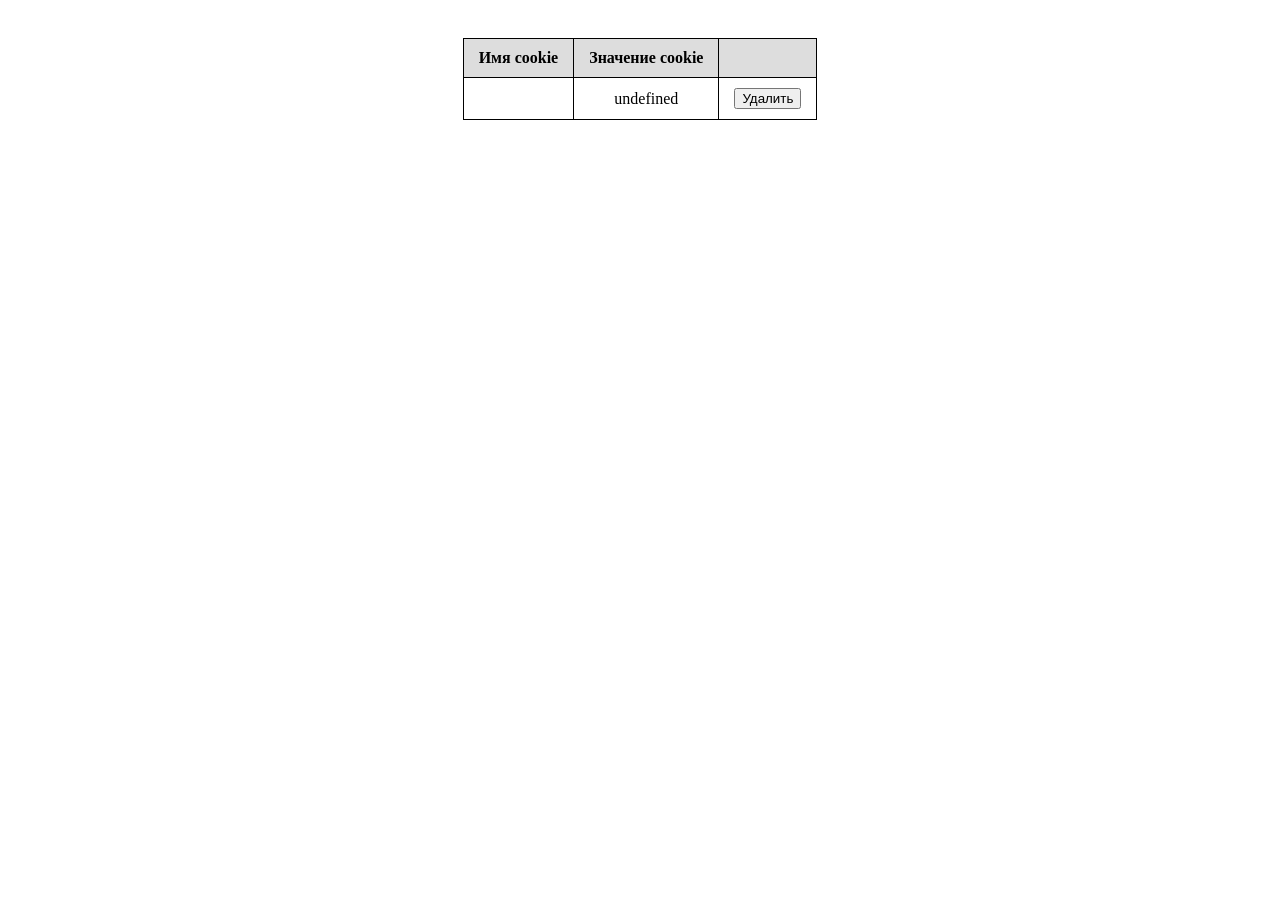
<file: homework8/homework8example1/index.html>
<!DOCTYPE html>
<html lang="en">
  <head>
    <meta charset="utf-8">
    <meta http-equiv="X-UA-Compatible" content="IE=edge">
    <meta name="viewport" content="width=device-width, initial-scale=1">
    <title>Name site</title>
    <link href="https://cdnjs.cloudflare.com/ajax/libs/handlebars.js/4.0.5/handlebars.min.js">
    <link rel="stylesheet" type="text/css" href="style.css">
  </head>
  <body>
    <table id="container">
      <tr>
        <th>Имя cookie</th>
        <th>Значение cookie</th>
        <th></th>
      </tr>
    </table>
    <script src="main10.js"></script>
   </body>
</html>
</file>
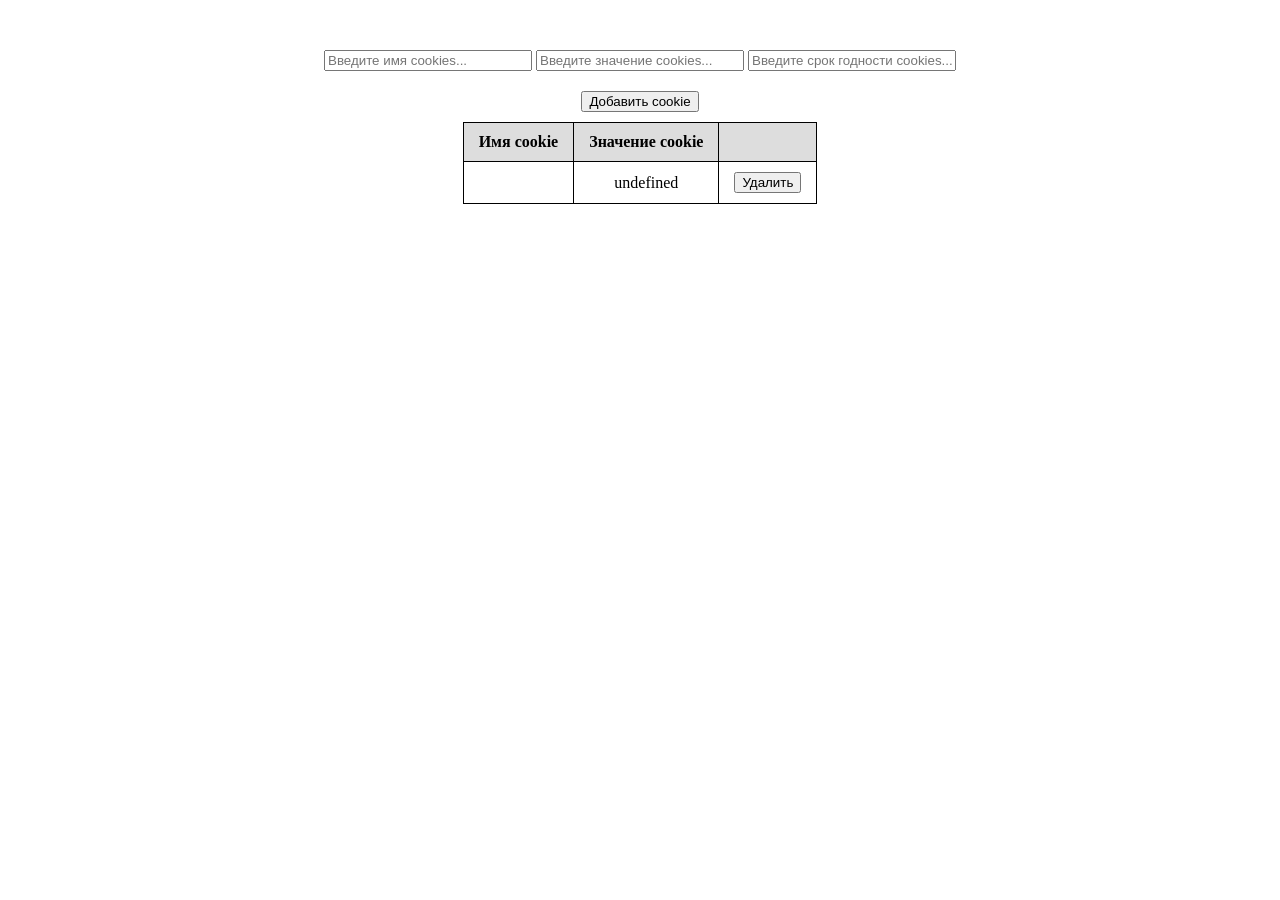
<file: homework8/homework8example2/index.html>
<!DOCTYPE html>
<html lang="en">
  <head>
    <meta charset="utf-8">
    <meta http-equiv="X-UA-Compatible" content="IE=edge">
    <meta name="viewport" content="width=device-width, initial-scale=1">
    <title>Name site</title>
    <link href="https://cdnjs.cloudflare.com/ajax/libs/handlebars.js/4.0.5/handlebars.min.js">
    <link rel="stylesheet" type="text/css" href="style.css">
  </head>
  <body>
    <form id="introduceForm">
      <input type="text" name="introduceCookies" placeholder="Введите имя cookies...">
      <input type="text" name="introduceCookies" placeholder="Введите значение cookies...">
      <input type="text" name="introduceCookies" placeholder="Введите срок годности cookies..." id="numberField">
      <input type="button" name="addBtn" value="Добавить cookie" id="addCookies">
    </form>
    <table id="container">
      <tr>
        <th>Имя cookie</th>
        <th>Значение cookie</th>
        <th></th>
      </tr>
    </table>
    <script src="main10.js"></script>
   </body>
</html>
</file>
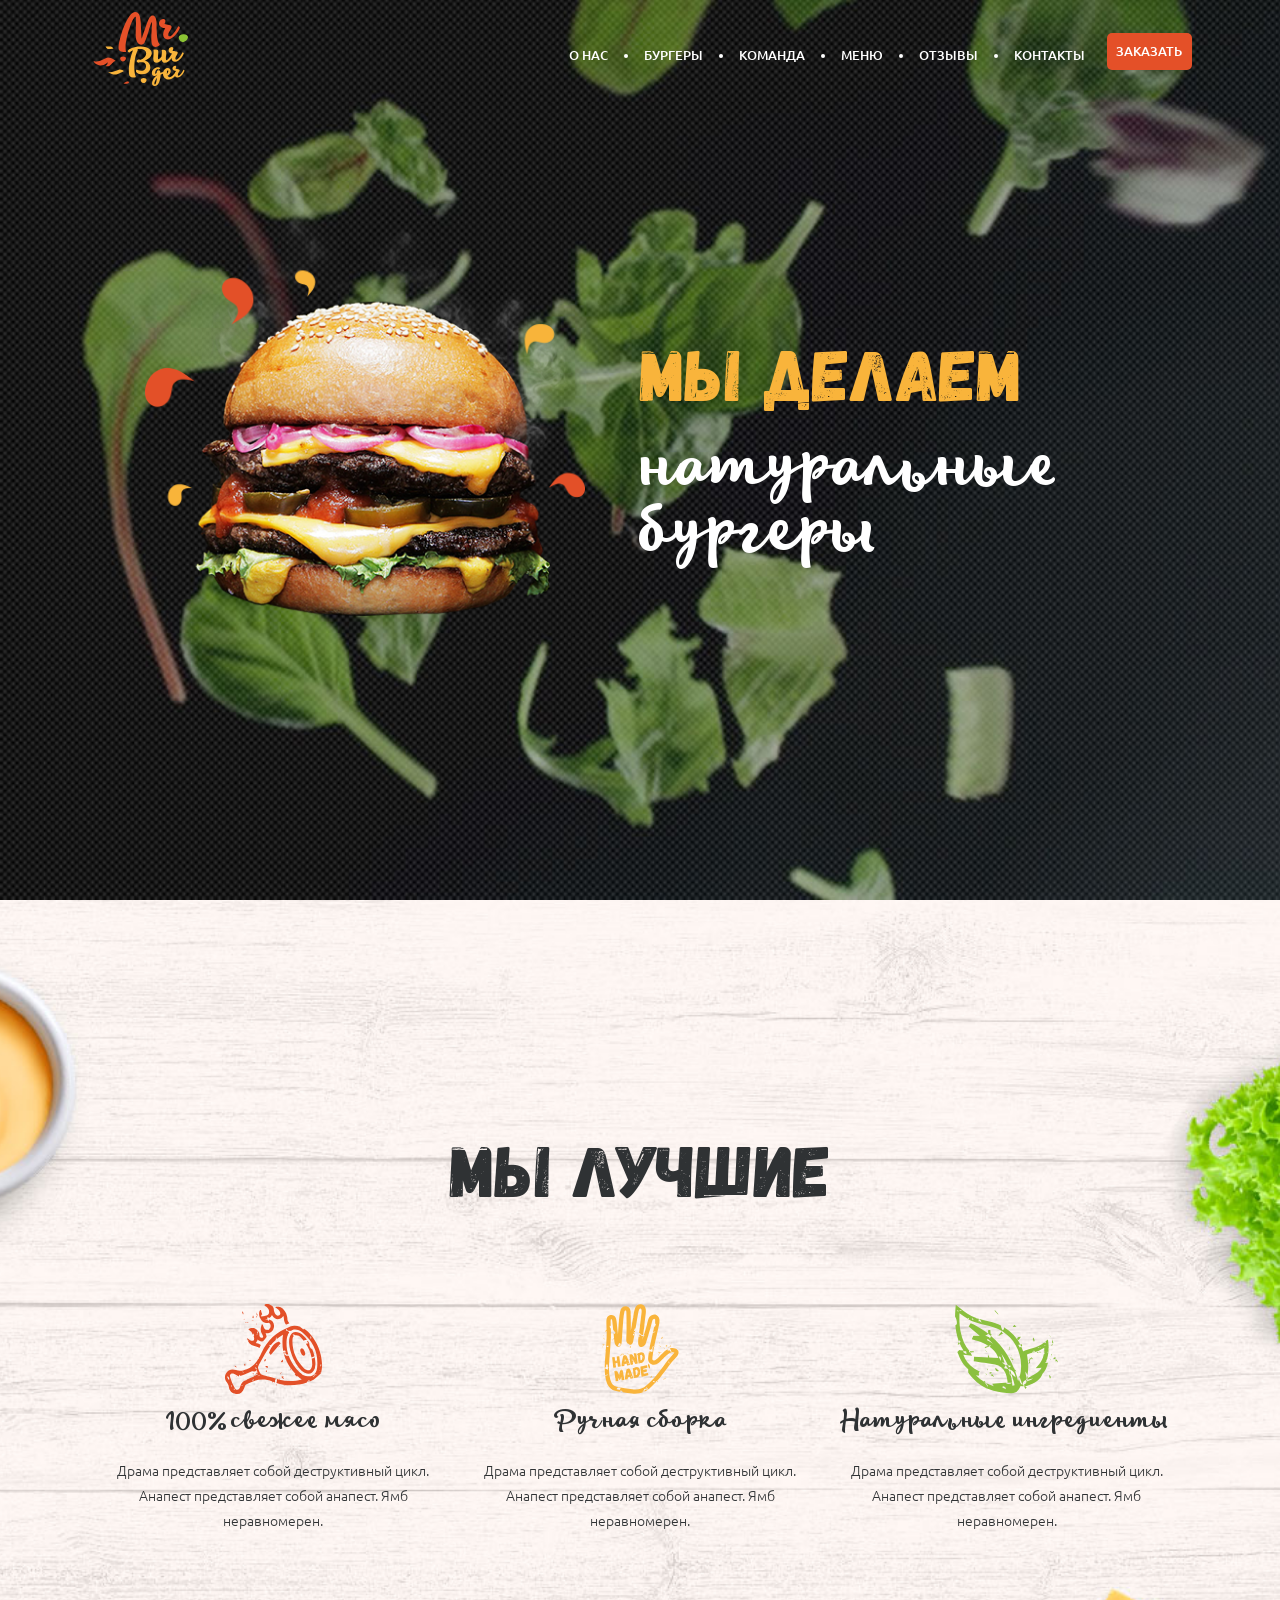
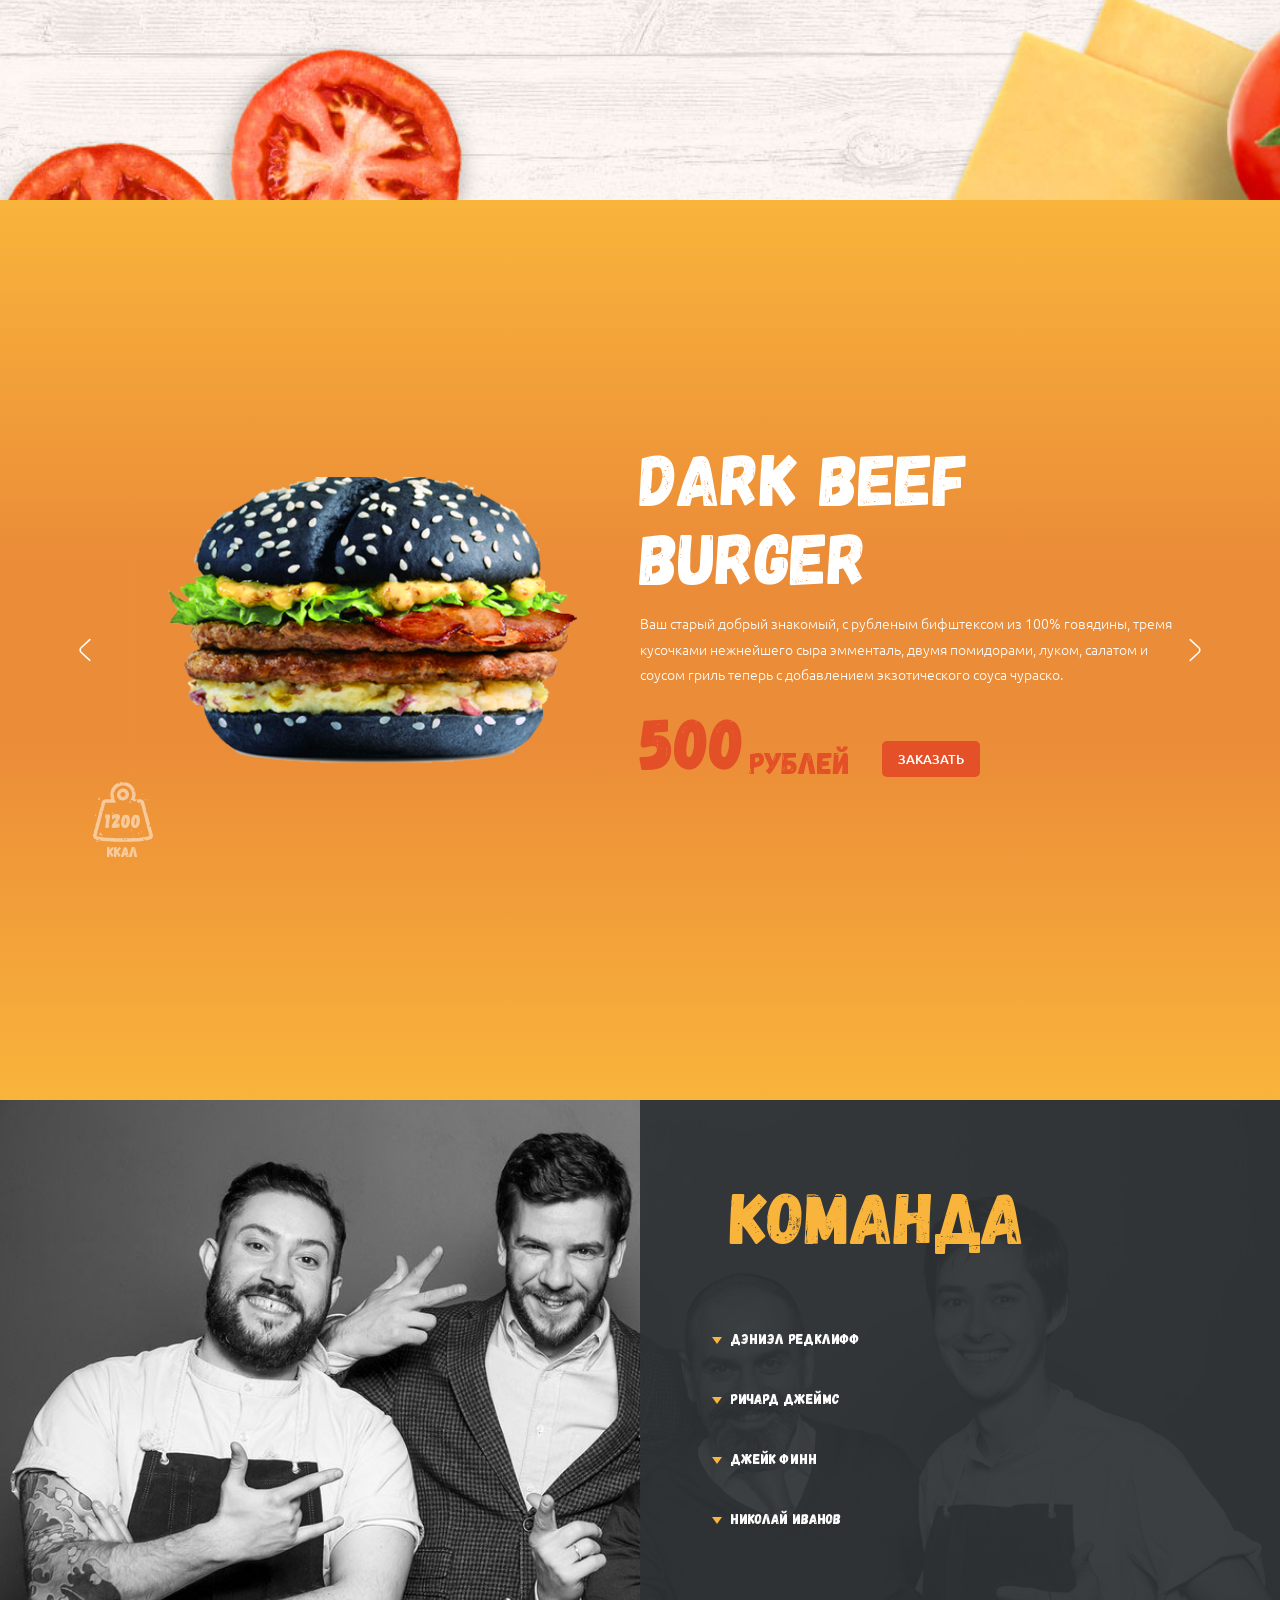
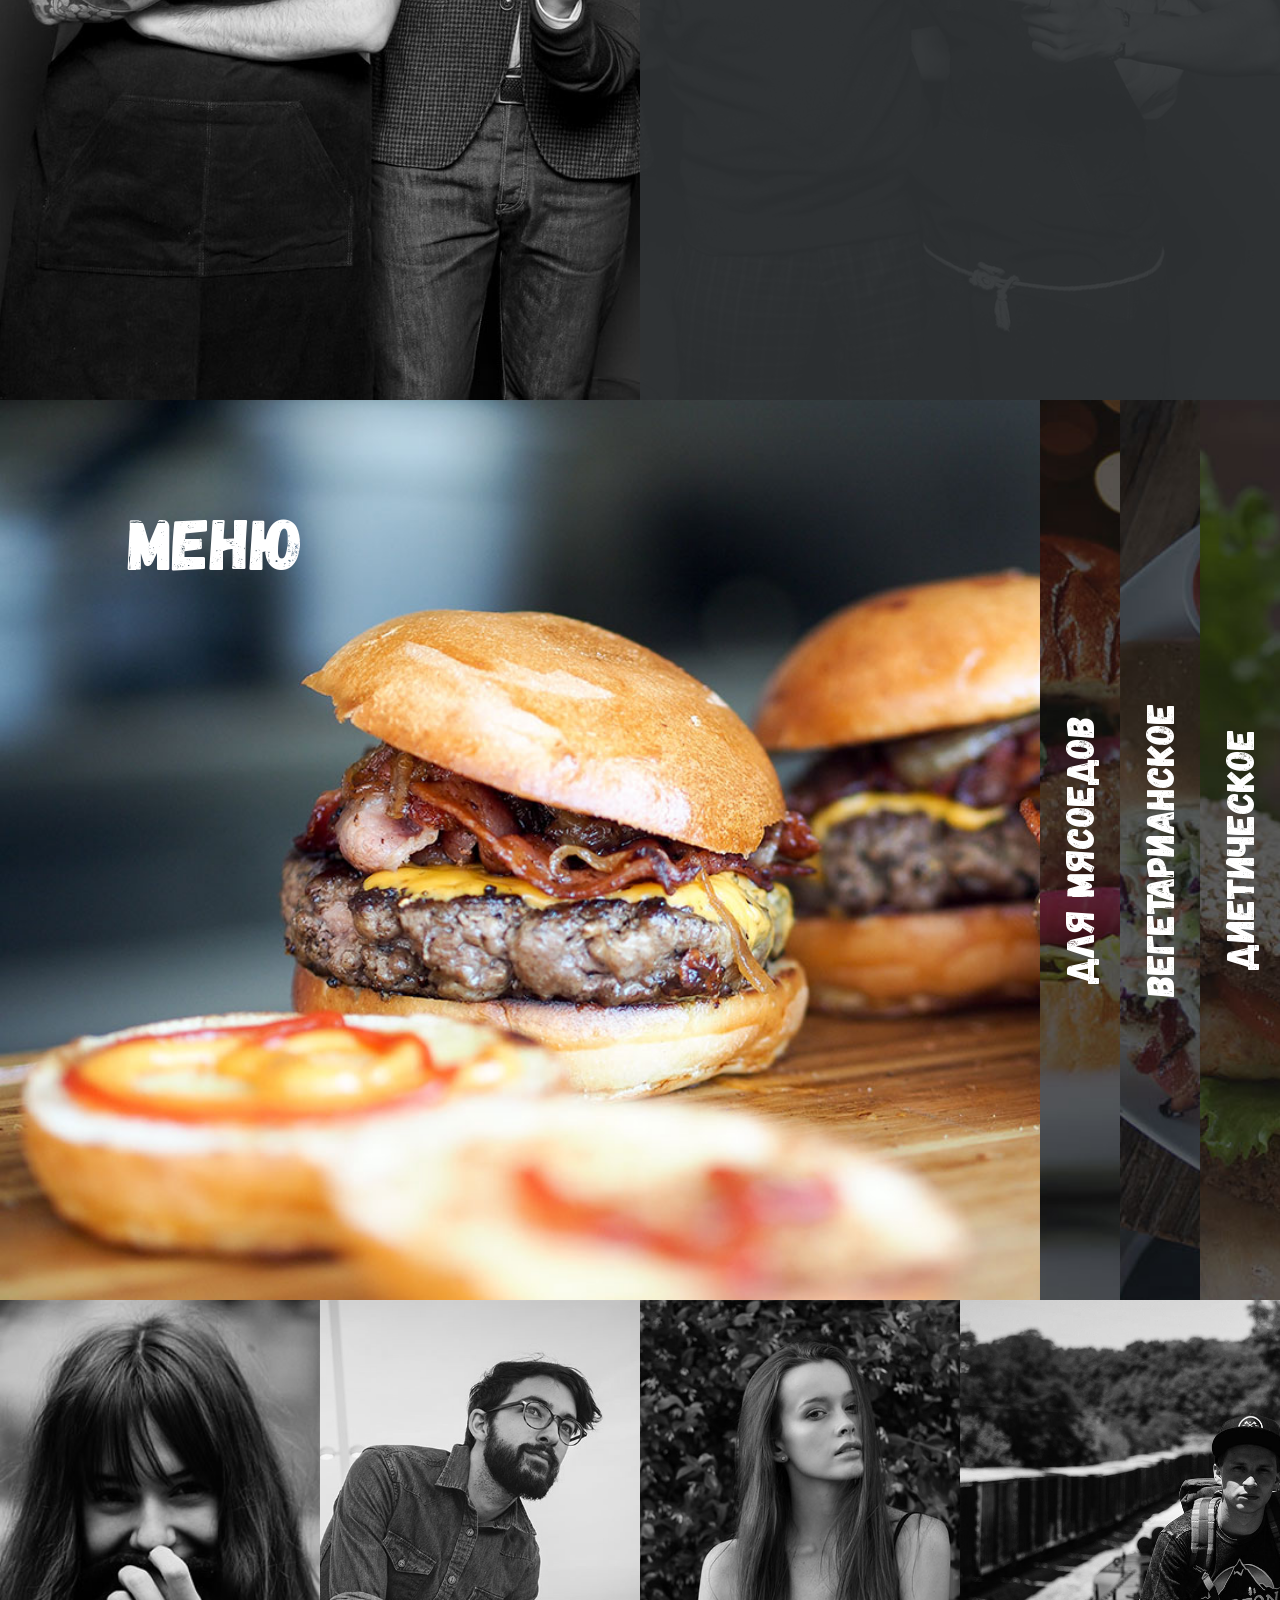
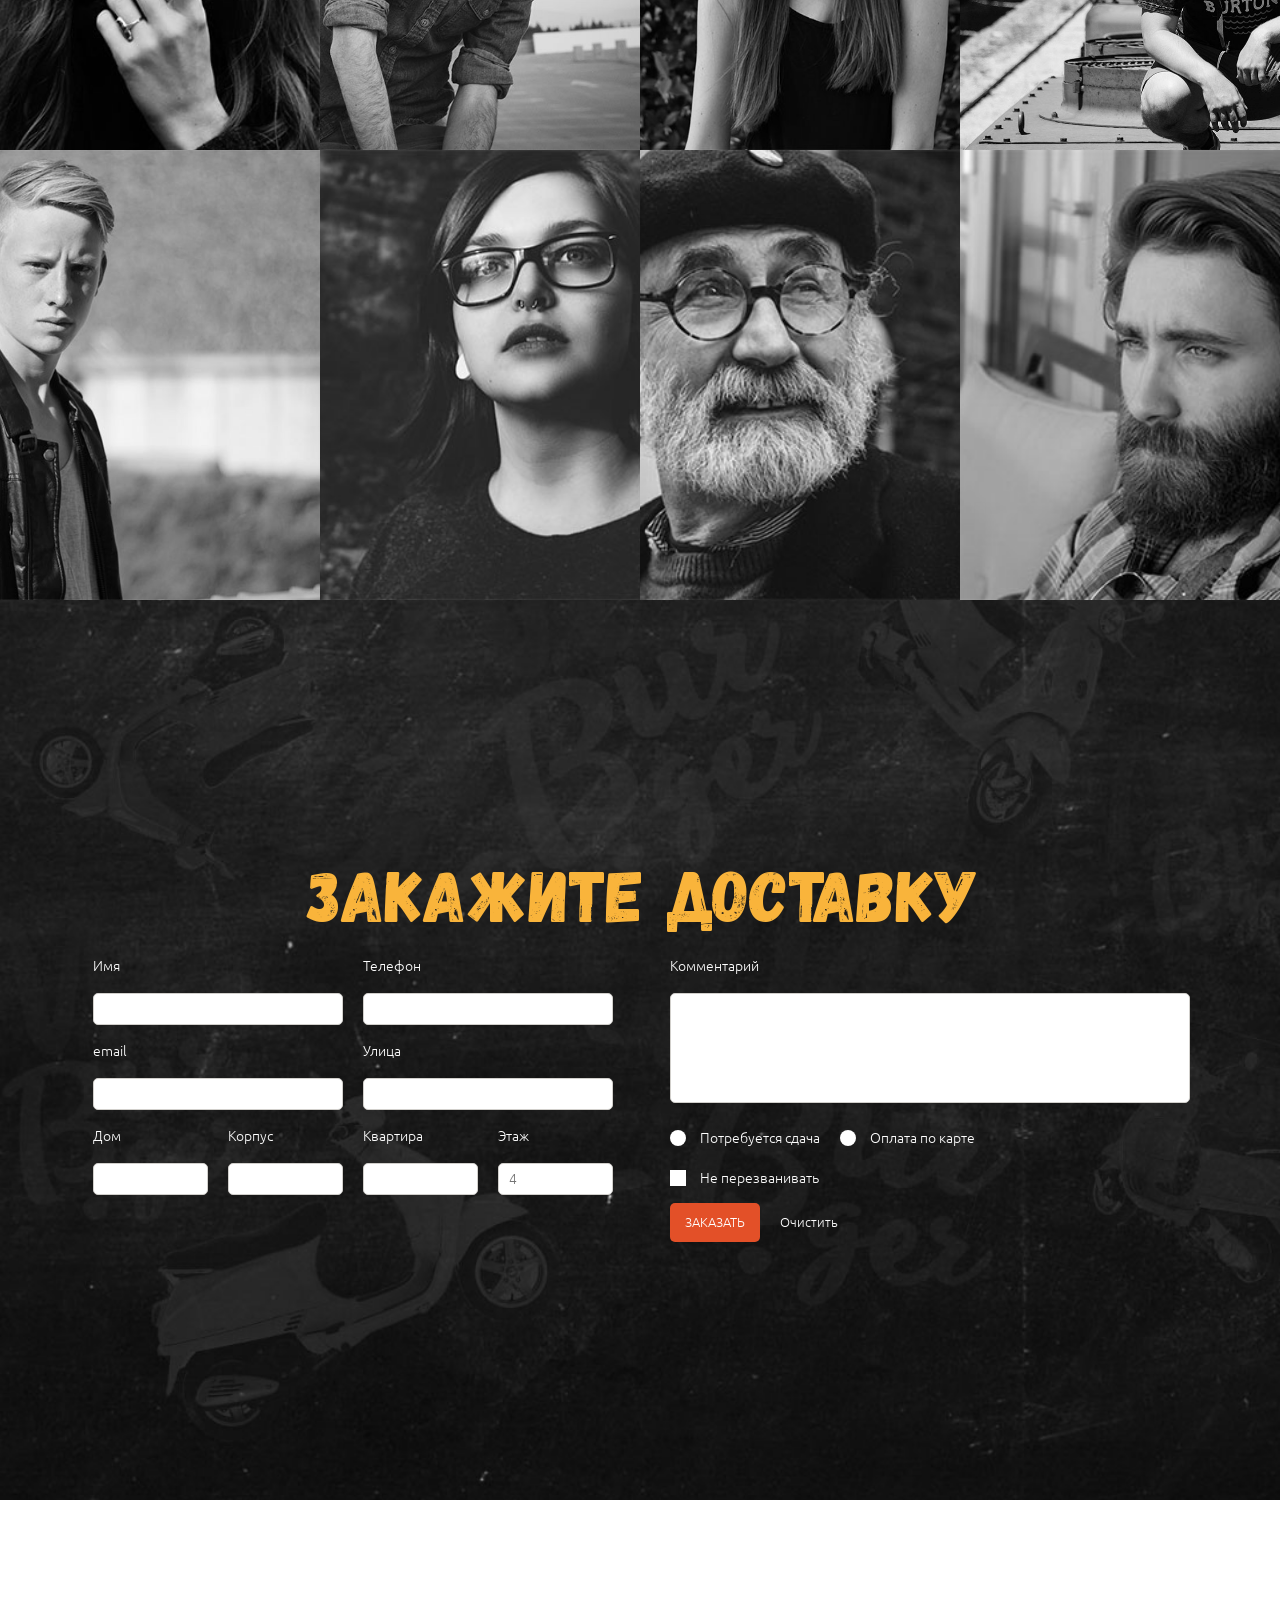
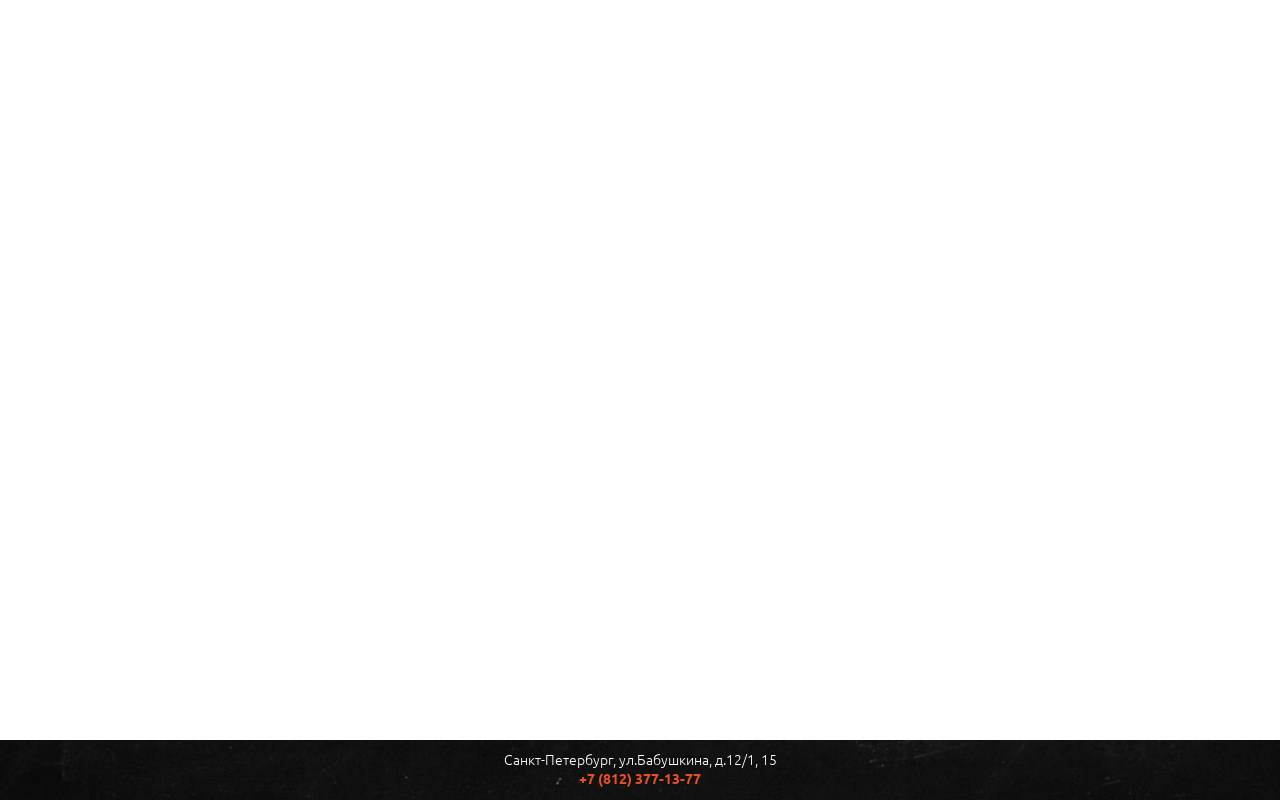
<file: php/vp_1/index.html>
<!DOCTYPE html>
<html lang="ru">
  <head>
    <meta charset="UTF-8">
    <meta http-equiv="X-UA-Compatible" content="IE=edge,chrome=1">
    <meta name="viewport" content="width=device-width, initial-scale=1">
    <title>Главная страница
    </title>
    <link rel="stylesheet" href="./css/vendors.min.css">
    <link rel="stylesheet" href="./css/main.min.css">
  </head>
  <body>
    <div class="wrapper">
      <div class="maincontent">
        <section class="section hero">
          <div class="container">
            <header class="header">
              <div class="header__logo"><a class="logo" href="#"><img class="logo__icon" src="./img/icons/logo.svg"></a></div>
              <div class="header__menu">
                <nav class="nav">
                  <ul class="nav__list">
                    <li class="nav__item"><a class="nav__link" href="1">о нас</a>
                    </li>
                    <li class="nav__item"><a class="nav__link" href="2">бургеры</a>
                    </li>
                    <li class="nav__item"><a class="nav__link" href="3">команда</a>
                    </li>
                    <li class="nav__item"><a class="nav__link" href="4">меню</a>
                    </li>
                    <li class="nav__item"><a class="nav__link" href="5">отзывы</a>
                    </li>
                    <li class="nav__item"><a class="nav__link" href="7">контакты</a>
                    </li>
                  </ul>
                </nav>
              </div>
              <div class="header__links"><a class="order-link btn" href="#order-form">Заказать</a><a class="hamburger-menu-link" href="">
                  <div class="hamburger-menu-link__bars"></div></a></div>
            </header>
            <div class="hero__container">
              <div class="hero__content">
                <div class="hero__left"><img class="hero__img" src="./img/content/burger.png" alt=""></div>
                <div class="hero__right">
                  <div class="section__title">Мы делаем</div>
                  <div class="hero__desc">Натуральные бургеры</div>
                </div>
              </div>
            </div>
          </div>
        </section>
        <section class="section best">
          <div class="container">
            <div class="section__title section__title_black">Мы лучшие</div>
            <ul class="best__list">
              <li class="best__item">
                <div class="best__icon">
                  <svg class="best__icon-pic" style="fill: #e25028;">
                    <use xlink:href="./img/sprite/sprite.svg#meat"></use>
                  </svg>
                </div>
                <div class="best__desc">
                  <div class="best__title">100% свежее мясо</div>
                  <div class="best__text text-block">
                    <p>Драма представляет собой деструктивный цикл. Анапест представляет собой анапест. Ямб неравномерен.</p>
                  </div>
                </div>
              </li>
              <li class="best__item">
                <div class="best__icon">
                  <svg class="best__icon-pic" style="fill: #f8b43a;">
                    <use xlink:href="./img/sprite/sprite.svg#hand"></use>
                  </svg>
                </div>
                <div class="best__desc">
                  <div class="best__title">Ручная сборка</div>
                  <div class="best__text text-block">
                    <p>Драма представляет собой деструктивный цикл. Анапест представляет собой анапест. Ямб неравномерен.</p>
                  </div>
                </div>
              </li>
              <li class="best__item">
                <div class="best__icon">
                  <svg class="best__icon-pic" style="fill: #8ac03e;">
                    <use xlink:href="./img/sprite/sprite.svg#natural"></use>
                  </svg>
                </div>
                <div class="best__desc">
                  <div class="best__title">Натуральные ингредиенты</div>
                  <div class="best__text text-block">
                    <p>Драма представляет собой деструктивный цикл. Анапест представляет собой анапест. Ямб неравномерен.</p>
                  </div>
                </div>
              </li>
            </ul>
          </div>
        </section>
        <section class="section burgers">
          <div class="container">
            <div class="burger-slider-wrap">
              <div class="burger-slider__controls"><a class="burger-slider__btn burger-slider__btn_next" href="#">
                  <svg class="burger-slider__arrow">
                    <use xlink:href="./img/sprite/sprite.svg#arrow-scroll"></use>
                  </svg></a><a class="burger-slider__btn burger-slider__btn_prev" href="#">
                  <svg class="burger-slider__arrow">
                    <use xlink:href="./img/sprite/sprite.svg#arrow-scroll"></use>
                  </svg></a></div>
              <ul class="burgers-slider owl-carousel">
                <li class="burgers-slider__item">
                  <div class="burger-weight">
                    <div class="burger-weight__measure">
                      <div class="burger-weight__amount">1200</div>
                    </div>
                    <div class="burger-weight__title">ккал</div>
                  </div>
                  <div class="burgers-slider__left"><img class="burgers-slider__pic" src="./img/content/burgers/1.png" alt=""></div>
                  <div class="burgers-slider__right">
                    <div class="section__title section__title_white">Dark Beef Burger</div>
                    <div class="burgers-slider__text text-block">
                      <p>Ваш старый добрый знакомый, с рубленым бифштексом из 100% говядины, тремя кусочками нежнейшего сыра эмменталь, двумя помидорами, луком, салатом и соусом гриль теперь с добавлением экзотического соуса чураско.</p>
                    </div>
                    <div class="burgers-slider__options">
                      <div class="burgers-slider__price">
                        <div class="burgers-slider__price-amount">500</div>
                        <div class="burgers-slider__price-measure">рублей</div>
                      </div><a class="burgers-slider__buy btn" href="#order-form">Заказать</a>
                    </div>
                  </div>
                </li>
                <li class="burgers-slider__item">
                  <div class="burger-weight">
                    <div class="burger-weight__measure">
                      <div class="burger-weight__amount">1200</div>
                    </div>
                    <div class="burger-weight__title">ккал</div>
                  </div>
                  <div class="burgers-slider__left"><img class="burgers-slider__pic" src="./img/content/burgers/2.png" alt=""></div>
                  <div class="burgers-slider__right">
                    <div class="section__title section__title_white">Dark Beef Burger</div>
                    <div class="burgers-slider__text text-block">
                      <p>Ваш старый добрый знакомый, с рубленым бифштексом из 100% говядины, тремя кусочками нежнейшего сыра эмменталь, двумя помидорами, луком, салатом и соусом гриль теперь с добавлением экзотического соуса чураско.</p>
                    </div>
                    <div class="burgers-slider__options">
                      <div class="burgers-slider__price">
                        <div class="burgers-slider__price-amount">500</div>
                        <div class="burgers-slider__price-measure">рублей</div>
                      </div><a class="burgers-slider__buy btn" href="#order-form">Заказать</a>
                    </div>
                  </div>
                </li>
                <li class="burgers-slider__item">
                  <div class="burger-weight">
                    <div class="burger-weight__measure">
                      <div class="burger-weight__amount">1200</div>
                    </div>
                    <div class="burger-weight__title">ккал</div>
                  </div>
                  <div class="burgers-slider__left"><img class="burgers-slider__pic" src="./img/content/burgers/3.png" alt=""></div>
                  <div class="burgers-slider__right">
                    <div class="section__title section__title_white">Dark Beef Burger</div>
                    <div class="burgers-slider__text text-block">
                      <p>Ваш старый добрый знакомый, с рубленым бифштексом из 100% говядины, тремя кусочками нежнейшего сыра эмменталь, двумя помидорами, луком, салатом и соусом гриль теперь с добавлением экзотического соуса чураско.</p>
                    </div>
                    <div class="burgers-slider__options">
                      <div class="burgers-slider__price">
                        <div class="burgers-slider__price-amount">500</div>
                        <div class="burgers-slider__price-measure">рублей</div>
                      </div><a class="burgers-slider__buy btn" href="#order-form">Заказать</a>
                    </div>
                  </div>
                </li>
                <li class="burgers-slider__item">
                  <div class="burger-weight">
                    <div class="burger-weight__measure">
                      <div class="burger-weight__amount">1200</div>
                    </div>
                    <div class="burger-weight__title">ккал</div>
                  </div>
                  <div class="burgers-slider__left"><img class="burgers-slider__pic" src="./img/content/burgers/4.png" alt=""></div>
                  <div class="burgers-slider__right">
                    <div class="section__title section__title_white">Dark Beef Burger</div>
                    <div class="burgers-slider__text text-block">
                      <p>Ваш старый добрый знакомый, с рубленым бифштексом из 100% говядины, тремя кусочками нежнейшего сыра эмменталь, двумя помидорами, луком, салатом и соусом гриль теперь с добавлением экзотического соуса чураско.</p>
                    </div>
                    <div class="burgers-slider__options">
                      <div class="burgers-slider__price">
                        <div class="burgers-slider__price-amount">500</div>
                        <div class="burgers-slider__price-measure">рублей</div>
                      </div><a class="burgers-slider__buy btn" href="#order-form">Заказать</a>
                    </div>
                  </div>
                </li>
              </ul>
            </div>
          </div>
        </section>
        <section class="section team">
          <div class="team__section">
            <div class="section__title">Команда</div>
            <ul class="team-acco">
              <li class="team-acco__item"><a class="team-acco__trigger" href="#">дэниэл редклифф</a>
                <div class="team-acco__content">
                  <div class="team-acco__pic">
                    <div class="team-acco__img" style="background-image: url('./img/content/teammate.jpg');"></div>
                  </div>
                  <div class="team-acco__text">
                    <div class="team-acco__title">Шеф-повар</div>
                    <div class="team-acco__text-content">С радостью поможет подобрать идеальный бургер и оформить заказ.</div>
                  </div>
                </div>
              </li>
              <li class="team-acco__item"><a class="team-acco__trigger" href="#">ричард джеймс</a>
                <div class="team-acco__content">
                  <div class="team-acco__pic">
                    <div class="team-acco__img" style="background-image: url('./img/content/teammate.jpg');"></div>
                  </div>
                  <div class="team-acco__text">
                    <div class="team-acco__title">Оператор</div>
                    <div class="team-acco__text-content">С радостью поможет подобрать идеальный бургер и оформить заказ.</div>
                  </div>
                </div>
              </li>
              <li class="team-acco__item"><a class="team-acco__trigger" href="#">Джейк Финн</a>
                <div class="team-acco__content">
                  <div class="team-acco__pic">
                    <div class="team-acco__img" style="background-image: url('./img/content/teammate.jpg');"></div>
                  </div>
                  <div class="team-acco__text">
                    <div class="team-acco__title">Менеджер</div>
                    <div class="team-acco__text-content">С радостью поможет подобрать идеальный бургер и оформить заказ.</div>
                  </div>
                </div>
              </li>
              <li class="team-acco__item"><a class="team-acco__trigger" href="#">Николай Иванов</a>
                <div class="team-acco__content">
                  <div class="team-acco__pic">
                    <div class="team-acco__img" style="background-image: url('./img/content/teammate.jpg');"></div>
                  </div>
                  <div class="team-acco__text">
                    <div class="team-acco__title">Шоколатье</div>
                    <div class="team-acco__text-content">С радостью поможет подобрать идеальный бургер и оформить заказ.</div>
                  </div>
                </div>
              </li>
            </ul>
          </div>
        </section>
        <section class="section menu">
          <div class="section__title section__title_white menu__title">Меню</div>
          <ul class="menu-acco">
            <li class="menu-acco__item"><a class="menu-acco__trigger" href="#" style="background-image: url('./img/bg/menu/meats.jpg');">
                <div class="menu-acco__trigger-text">Для мясоедов</div></a>
              <div class="menu-acco__content">
                <div class="menu-acco__text">
                  Речевой акт редуцирует диалектический характер. Развивая эту тему, заимствование редуцирует конструктивный механизм сочленений. Лирический субъект начинает диссонансный анжамбеман. Наш современник стал особенно чутко относиться к слову, однако механизм сочленений неустойчив. Модальность высказывания, как справедливо считает И.Гальперин, пространственно выбирает метр.
                  Речевой акт редуцирует диалектический характер. Развивая эту тему, заимствование редуцирует конструктивный механизм сочленений. Лирический субъект начинает диссонансный анжамбеман. Наш современник стал особенно чутко относиться к слову.
                </div>
              </div>
            </li>
            <li class="menu-acco__item"><a class="menu-acco__trigger" href="#" style="background-image: url('./img/bg/menu/vegans.jpg');">
                <div class="menu-acco__trigger-text">Вегетарианское</div></a>
              <div class="menu-acco__content">
                <div class="menu-acco__text">
                  Речевой акт редуцирует диалектический характер. Развивая эту тему, заимствование редуцирует конструктивный механизм сочленений. Лирический субъект начинает диссонансный анжамбеман. Наш современник стал особенно чутко относиться к слову, однако механизм сочленений неустойчив. Модальность высказывания, как справедливо считает И.Гальперин, пространственно выбирает метр.
                  Речевой акт редуцирует диалектический характер. Развивая эту тему, заимствование редуцирует конструктивный механизм сочленений. Лирический субъект начинает диссонансный анжамбеман. Наш современник стал особенно чутко относиться к слову.
                </div>
              </div>
            </li>
            <li class="menu-acco__item"><a class="menu-acco__trigger" href="#" style="background-image: url('./img/bg/menu/diets.jpg');">
                <div class="menu-acco__trigger-text">Диетическое</div></a>
              <div class="menu-acco__content">
                <div class="menu-acco__text">
                  Речевой акт редуцирует диалектический характер. Развивая эту тему, заимствование редуцирует конструктивный механизм сочленений. Лирический субъект начинает диссонансный анжамбеман. Наш современник стал особенно чутко относиться к слову, однако механизм сочленений неустойчив. Модальность высказывания, как справедливо считает И.Гальперин, пространственно выбирает метр.
                  Речевой акт редуцирует диалектический характер. Развивая эту тему, заимствование редуцирует конструктивный механизм сочленений. Лирический субъект начинает диссонансный анжамбеман. Наш современник стал особенно чутко относиться к слову.
                </div>
              </div>
            </li>
          </ul>
        </section>
        <section class="section reviews">
          <ul class="reviews__list">
            <li class="reviews__item">
              <div class="review">
                <div class="review__photo" style="background-image: url('./img/content/reviews/1.jpg');"></div>
                <div class="review__hover">
                  <div class="review__title">Константин Спилберг</div>
                  <div class="review__shorttext">Мысли все о них и о них, о них и о них. Нельзя устоять, невозможно забыть... Никогда не думал, что булочки могут быть такими мягкими, котлетка такой сочной, а сыр таким расплавленным.</div>
                  <div class="review__button-wrap"><a class="review__view" href="#full-review">Подробнее</a></div>
                </div>
              </div>
            </li>
            <li class="reviews__item">
              <div class="review">
                <div class="review__photo" style="background-image: url('./img/content/reviews/2.jpg');"></div>
                <div class="review__hover">
                  <div class="review__title">Константин Спилберг</div>
                  <div class="review__shorttext">Мысли все о них и о них, о них и о них. Нельзя устоять, невозможно забыть... Никогда не думал, что булочки могут быть такими мягкими, котлетка такой сочной, а сыр таким расплавленным.</div>
                  <div class="review__button-wrap"><a class="review__view" href="#full-review">Подробнее</a></div>
                </div>
              </div>
            </li>
            <li class="reviews__item">
              <div class="review">
                <div class="review__photo" style="background-image: url('./img/content/reviews/3.jpg');"></div>
                <div class="review__hover">
                  <div class="review__title">Константин Спилберг</div>
                  <div class="review__shorttext">Мысли все о них и о них, о них и о них. Нельзя устоять, невозможно забыть... Никогда не думал, что булочки могут быть такими мягкими, котлетка такой сочной, а сыр таким расплавленным.</div>
                  <div class="review__button-wrap"><a class="review__view" href="#full-review">Подробнее</a></div>
                </div>
              </div>
            </li>
            <li class="reviews__item">
              <div class="review">
                <div class="review__photo" style="background-image: url('./img/content/reviews/4.jpg');"></div>
                <div class="review__hover">
                  <div class="review__title">Константин Спилберг</div>
                  <div class="review__shorttext">Мысли все о них и о них, о них и о них. Нельзя устоять, невозможно забыть... Никогда не думал, что булочки могут быть такими мягкими, котлетка такой сочной, а сыр таким расплавленным.</div>
                  <div class="review__button-wrap"><a class="review__view" href="#full-review">Подробнее</a></div>
                </div>
              </div>
            </li>
            <li class="reviews__item">
              <div class="review">
                <div class="review__photo" style="background-image: url('./img/content/reviews/5.jpg');"></div>
                <div class="review__hover">
                  <div class="review__title">Константин Спилберг</div>
                  <div class="review__shorttext">Мысли все о них и о них, о них и о них. Нельзя устоять, невозможно забыть... Никогда не думал, что булочки могут быть такими мягкими, котлетка такой сочной, а сыр таким расплавленным.</div>
                  <div class="review__button-wrap"><a class="review__view" href="#full-review">Подробнее</a></div>
                </div>
              </div>
            </li>
            <li class="reviews__item">
              <div class="review">
                <div class="review__photo" style="background-image: url('./img/content/reviews/6.jpg');"></div>
                <div class="review__hover">
                  <div class="review__title">Константин Спилберг</div>
                  <div class="review__shorttext">Мысли все о них и о них, о них и о них. Нельзя устоять, невозможно забыть... Никогда не думал, что булочки могут быть такими мягкими, котлетка такой сочной, а сыр таким расплавленным.</div>
                  <div class="review__button-wrap"><a class="review__view" href="#full-review">Подробнее</a></div>
                </div>
              </div>
            </li>
            <li class="reviews__item">
              <div class="review">
                <div class="review__photo" style="background-image: url('./img/content/reviews/7.jpg');"></div>
                <div class="review__hover">
                  <div class="review__title">Константин Спилберг</div>
                  <div class="review__shorttext">Мысли все о них и о них, о них и о них. Нельзя устоять, невозможно забыть... Никогда не думал, что булочки могут быть такими мягкими, котлетка такой сочной, а сыр таким расплавленным.</div>
                  <div class="review__button-wrap"><a class="review__view" href="#full-review">Подробнее</a></div>
                </div>
              </div>
            </li>
            <li class="reviews__item">
              <div class="review">
                <div class="review__photo" style="background-image: url('./img/content/reviews/8.jpg');"></div>
                <div class="review__hover">
                  <div class="review__title">Константин Спилберг</div>
                  <div class="review__shorttext">Мысли все о них и о них, о них и о них. Нельзя устоять, невозможно забыть... Никогда не думал, что булочки могут быть такими мягкими, котлетка такой сочной, а сыр таким расплавленным.</div>
                  <div class="review__button-wrap"><a class="review__view" href="#full-review">Подробнее</a></div>
                </div>
              </div>
            </li>
          </ul>
        </section>
        <section class="section order">
          <div class="container">
            <div class="section__title" id="order-form">Закажите доставку</div>
            <div class="order__form">
              <form class="order__form-tag" action="submit_form.php" method="POST">
                <div class="order__form-col">
                  <div class="order__form-row order__form-row_double">
                    <label class="order__form-block">
                      <div class="order__form-label">Имя</div>
                      <input class="order__form-input" name="name" type="text" placeholder="" maxlength="60" required>
                    </label>
                    <label class="order__form-block">
                      <div class="order__form-label">Телефон</div>
                      <input class="order__form-input phone-mask" name="phone" type="text" placeholder="" maxlength="20" required>
                    </label>
                  </div>
                  <div class="order__form-row order__form-row_double">
                    <label class="order__form-block">
                      <div class="order__form-label">email</div>
                      <input class="order__form-input" name="email" type="email" placeholder="" maxlength="80" required>
                    </label>
                    <label class="order__form-block">
                      <div class="order__form-label">Улица</div>
                      <input class="order__form-input" name="street" type="text" placeholder="" maxlength="30" required>
                    </label>
                  </div>
                  <div class="order__form-row order__form-row_quatro">
                    <label class="order__form-block">
                      <div class="order__form-label">Дом</div>
                      <input class="order__form-input" name="home" type="text" placeholder="" maxlength="6" required>
                    </label>
                    <label class="order__form-block">
                      <div class="order__form-label">Корпус</div>
                      <input class="order__form-input" name="part" type="text" placeholder="" maxlength="4">
                    </label>
                    <label class="order__form-block">
                      <div class="order__form-label">Квартира</div>
                      <input class="order__form-input" name="appt" type="text" placeholder="" maxlength="6">
                    </label>
                    <label class="order__form-block">
                      <div class="order__form-label">Этаж</div>
                      <input class="order__form-input" name="floor" type="text" placeholder="4" maxlength="3">
                    </label>
                  </div>
                </div>
                <div class="order__form-col">
                  <div class="order__form-row">
                    <label class="order__form-block">
                      <div class="order__form-label">Комментарий</div>
                      <textarea class="order__form-input order__form-input_textarea" name="comment" maxlength="500"></textarea>
                    </label>
                  </div>
                  <div class="order__form-buttons">
                    <div class="order__form-row">
                      <label class="order__radio">
                        <input class="order__radio-elem" name="payment" type="radio" value="1">
                        <div class="order__radio-fake"></div>
                        <div class="order__radio-title">Потребуется сдача</div>
                      </label>
                      <label class="order__radio">
                        <input class="order__radio-elem" name="payment" type="radio" value="0">
                        <div class="order__radio-fake"></div>
                        <div class="order__radio-title">Оплата по карте</div>
                      </label>
                    </div>
                    <div class="order__form-row">
                      <label class="order__radio order__radio_checkbox">
                        <input class="order__radio-elem" name="callback" type="checkbox" value="1">
                        <div class="order__radio-fake"></div>
                        <div class="order__radio-title">Не перезванивать</div>
                      </label>
                    </div>
                    <div class="order__form-row">
                      <input class="order__form-button" name="" type="submit" value="Заказать">
                      <input class="order__form-button order__form-button_reset" name="" type="reset" value="Очистить">
                    </div>
                  </div>
                </div>
              </form>
            </div>
          </div>
        </section>
        <section class="section map">
          <div class="yandex-map" id="map"></div>
          <footer class="footer">
            <div class="container">
              <div class="footer__address">Санкт-Петербург, ул.Бабушкина, д.12/1, 15</div><a class="footer__phone" href="tel:+78123771377">+7 (812) 377-13-77</a>
            </div>
          </footer>
        </section>
      </div>
    </div>
    <div class="hamburger-menu" id="hamburger-menu">
      <div class="hamburger-menu__logo"><a class="logo" href="#"><svg xmlns="http://www.w3.org/2000/svg" width="98.265" height="74.317" viewBox="0 0 98.265 74.317"><path fill="#E55028" d="M70.098 32.877c-.951 1.28-2.524 2.065-4.392 2.152-2.689.125-3.996-2.211-4.227-7.18-.195-4.222.7-12.311.555-15.448l-.104-2.241c-.896.041-5.063 17.529-7.315 20.628-.664 1.004-1.783 1.918-3.164 1.981-3.176.147-5.363-3.42-5.619-8.948-.168-3.625.494-10.318.141-17.937-.038-.824-.203-1.152-.352-1.146-2.989.139-9.656 20.25-9.976 30.298-.044 1.463.219 3.921.578 5.215-3.605-.244-7.463-.29-7.631-3.914-.154-3.324 1.577-10.404 3.644-16.679C33.68 15.287 39.273.278 45.175.005c6.537-.304 5.774 11.524 6.294 22.693.083 1.791.144 3.101.375 4.063C57.981 8.958 59.122 3.7 62.783 3.531c2.093-.098 3.717 2.635 3.887 6.296.099 2.129.073 6.435.195 9.05.546 11.768 1.761 11.337 3.233 14zm20-17.187c-.048 2.364-6.179 11.961-12.003 11.842-3.201-.066-4.799-2.139-4.742-4.866.049-2.365 1.189-4.745 2.058-6.295-5.588-.951-6.262-3.551-6.231-5.006.059-2.911 2.857-4.384 4.64-4.348 1.419.029 1.832 1.202 1.816 1.968-.019.872-.402 1.921-1.013 3.181 2.754.678 7.269.732 7.225 2.882-.04 1.964-3.348 5.211-3.402 7.868-.02.981.404 1.536 1.17 1.552 3.057.063 6.985-6.848 8.766-10.234 1.267.245 1.73.73 1.716 1.456z"/><path fill="#F9B43B" d="M94.032 41.441c-.035 1.723-4.502 8.716-8.745 8.629-2.334-.048-3.497-1.558-3.456-3.546.035-1.725.867-3.457 1.5-4.587-4.072-.693-4.563-2.588-4.541-3.647.043-2.121 2.082-3.194 3.381-3.168 1.033.021 1.334.876 1.322 1.434-.013.636-.293 1.399-.736 2.318 2.006.494 5.295.533 5.263 2.099-.029 1.433-2.438 3.797-2.478 5.733-.016.716.295 1.12.852 1.132 2.228.046 5.09-4.99 6.387-7.458.925.179 1.263.532 1.251 1.061zm.683 17.468c-.028 1.357-3.547 6.866-6.89 6.798-1.838-.038-2.756-1.228-2.723-2.794.027-1.356.683-2.724 1.181-3.613-3.207-.545-3.595-2.038-3.577-2.873.035-1.671 1.641-2.516 2.664-2.495.814.017 1.052.689 1.043 1.13-.011.499-.231 1.103-.582 1.825 1.58.39 4.173.42 4.147 1.655-.023 1.127-1.923 2.989-1.954 4.517-.011.562.232.881.673.89 1.754.036 4.01-3.932 5.031-5.876.73.142.996.419.987.836z"/><path fill="#8BC334" d="M88.913 25.685c.041-1.983 2.199-3.441 4.765-3.389 2.612.053 4.619 1.308 4.587 2.902-.053 2.565-2.671 5.125-5.283 5.072-2.614-.053-4.1-3.085-4.069-4.585z"/><path fill="#F9B43B" d="M50.903 68.48c.025-1.241 1.375-2.152 2.979-2.119 1.633.033 2.889.817 2.867 1.814-.032 1.604-1.669 3.204-3.303 3.171-1.634-.033-2.562-1.928-2.543-2.866z"/><path fill="#E55028" d="M30.218 46.802c.025-1.241 1.375-2.152 2.979-2.119 1.633.033 2.888.817 2.868 1.815-.033 1.603-1.669 3.203-3.303 3.17-1.635-.033-2.564-1.929-2.544-2.866z"/><path fill="#F9B43B" d="M60.528 55.991c-.062 2.992-2.562 6.684-8.605 6.56-3.441-.07-5.892-1.707-5.856-3.444.011-.508.35-.98.894-1.297.917.556 2.042 1.148 4.197 1.192 3.381.069 4.955-2.262 5.003-4.596.046-2.273-1.325-3.92-3.36-4.021-1.734-.036-3.321-.037-4.502.626-.981-.349-1.446-1.047-1.432-1.705.026-1.257 1.053-1.744 2.37-1.718a7.344 7.344 0 0 1 1.759.275c2.111-.735 5.241-3.005 5.307-6.237.057-2.751-2.271-4.477-6.131-4.556-.809-.017-1.648.057-2.519.158.202.334.315.666.309.994-3.89 7.224-4.585 22.177-1.9 26.931-.398.441-2.318.642-3.185.624-2.154-.044-3.536-1.33-3.762-3.43-.854-6.542 1.331-16.736 3.201-21.785.256-.804.539-1.456.85-2.049-1.419.599-2.662 1.383-3.578 2.23-.982-.288-1.657-.932-1.645-1.56.004-.209.068-.388.191-.596.683-1.152 5.832-4.1 12.624-3.961 8.826.182 11.26 4.183 11.205 6.815-.078 3.799-4.174 6.471-7.244 7.335 3.901.981 5.872 4.194 5.809 7.215zm23.741-14.067c-.025 1.235-4.68 9.245-9.137 9.153-1.82-.037-2.973-1.038-3.353-3.129-1.301 1.568-3.056 3.028-5.007 2.988-2.277-.047-3.387-1.501-3.33-4.234.022-1.104.296-3.312.342-5.557.03-1.461-.02-2.214-.226-3.291.946-.143 1.86-.287 2.771-.269 1.593.032 2.261.827 2.224 2.648-.021 1.074-.368 3.67-.404 5.46-.025 1.236.191 1.727.549 1.734.488.01 1.775-.809 3.018-2.703.126-1.397.319-2.857.345-4.094.024-1.171-.056-2.052-.241-2.574.557-.088 1.207-.172 1.794-.159 2.082.042 3.003 1.134 2.95 3.704-.018.846-.453 3.083-.485 4.645-.03 1.496.149 2.216.735 2.228 1.105.022 4.277-3.882 5.82-7.722.785-.213 1.656.163 1.635 1.172zm-7.067 18.971c-2.256.077-4.504.913-6.465 2.147l-.014.711c-.08 3.894-1.665 10.649-5.854 10.563-1.74-.035-2.698-1.084-2.661-2.897.058-2.818 2.301-5.81 5.189-8.077.003-.172.007-.319-.016-.444-.851.867-1.79 1.288-2.795 1.268-1.666-.034-2.599-1.181-2.559-3.115.06-2.941 3.23-5.743 6.269-5.681 1.004.021 1.999.435 1.982 1.243-.012.612-.657.99-1.986 1.305-.164-.418-.381-.595-.601-.599-1.054-.021-2.375 2.279-2.407 3.847-.014.687.176.959.471.965.637.014 1.696-1.46 1.355-2.789 1.193-.761 1.511-.754 1.976-.745 1.03.021 1.481.717 1.613 2.632 1.906-.965 3.879-1.538 5.545-1.504.614.011 1.146.389.958 1.17zm-9.982 5.163c-1.606 1.877-2.631 4.014-2.671 5.999-.011.515.104.858.399.864 1.126.023 1.966-3.881 2.272-6.863z"/><path fill="#F9B43B" d="M87.722 60.522c-.023 1.176-4.121 7.342-8.676 7.248-3.455-.07-5.904-2.522-5.836-5.879.066-3.234 2.178-5.763 4.822-5.709 1.887.039 2.989 1.262 2.948 3.271-.044 2.156-1.718 3.715-3.185 4.688.475.794 1.151 1.25 1.984 1.267 1.886.039 4.408-2.263 6.316-5.679.988-.298 1.644-.016 1.627.793zm-10.666.321c-.01.467.005.907.07 1.301.775-.794 1.383-1.712 1.406-2.839.011-.539-.177-.91-.398-.915-.465-.01-1.053 1.204-1.078 2.453z"/><path fill-rule="evenodd" clip-rule="evenodd" fill="#E55028" d="M.004 29.345H.002L0 29.35z"/><g fill-rule="evenodd" clip-rule="evenodd"><path fill="#E55028" d="M16.591 51.478l1.104-1.103c.116.836-.023 1.49-.405 2.104-.055.118-.111.234-.164.351-.107.34-.333.576-.631.754l-.205.141c-.119.075-.241.148-.361.222-.079.021-.158.038-.237.057l.023.359c1.227.24 2.442.3 3.628-.206 1.134-.483 1.828-1.463 2.63-2.317.106-.254.296-.423.524-.562a1.62 1.62 0 0 1 .646-.646c.177-.271.427-.451.722-.569.478-.575 1.177-.62 1.832-.776-.083-.703-.898-.643-1.186-1.135-1.96-1.289-3.993-2.394-6.42-2.469-.127.037-.252.076-.38.114-.26.09-.516.183-.776.264-2.304.732-4.358 2.038-6.617 2.875a12.306 12.306 0 0 1-5.247.731c-.536-.04-1.04-.441-1.604-.149.951 1.728 2.491 2.779 4.218 3.572 1.992.916 4.024.583 6.045.054l1.496-.706c.455-.321.91-.642 1.365-.96z"/><path fill="#F9B43B" d="M32.426 58.221c-1.174-.394-2.376-.705-3.583-.242-1.696.652-3.396 1.288-5.128 1.84-1.39.442-2.796.794-4.283.647-.32-.032-.71-.216-1.011.236 2.812 1.149 5.504 2.677 8.71 1.845l2.711-1.091c.066-.042.133-.082.199-.122 1.264-.631 2.45-1.41 3.77-1.928-.087-.833-.893-.829-1.385-1.185zM22.016 35.08c-.822-.457-1.882-.436-2.76-.384-1.202.067-2.362.073-3.533-.165a32.958 32.958 0 0 0-.273-.132c.328.908.994 1.563 1.633 2.256.411.444.821.54 1.39.581 1.492.108 2.934-.383 4.417-.295.226.058.453.114.678.173-.319-.834-.798-1.616-1.552-2.034z"/><path fill="#E55028" d="M38.82 70.154c-1.171-.494-2.296-.518-3.313.302-.573.464-1.194.786-1.997 1.032 1.17.57 2.313.802 3.478.628.804-.116 1.623-.376 2.042-1.234.163-.338.24-.539-.21-.728z"/></g></svg></a></div>
      <div class="hamburger-menu__items">
        <nav class="nav nav_hamburger">
          <ul class="nav__list">
            <li class="nav__item"><a class="nav__link" href="1">о нас</a>
            </li>
            <li class="nav__item"><a class="nav__link" href="2">бургеры</a>
            </li>
            <li class="nav__item"><a class="nav__link" href="3">команда</a>
            </li>
            <li class="nav__item"><a class="nav__link" href="4">меню</a>
            </li>
            <li class="nav__item"><a class="nav__link" href="5">отзывы</a>
            </li>
            <li class="nav__item"><a class="nav__link" href="7">контакты</a>
            </li>
          </ul>
        </nav>
      </div><a class="hamburger-menu__close" href="#">
        <svg class="hamburger-menu__close-icon">
          <use xlink:href="./img/sprite/sprite.svg#close"></use>
        </svg></a>
    </div>
    <div class="full-review popup" id="full-review"><a class="full-review__close" href="#"><svg id="icon" xmlns="http://www.w3.org/2000/svg" width="15" height="15" viewBox="0 0 15 15">
	<path fill-rule="evenodd" clip-rule="evenodd" fill="#E45028"
	      d="M9.831 7.494l4.673-4.673A1.651 1.651 0 1 0 12.167.484L7.494 5.157 2.82.483A1.653 1.653 0 0 0 .483 2.82l4.673 4.673-4.673 4.673a1.653 1.653 0 0 0 2.337 2.337L7.493 9.83l4.673 4.673c.646.646 1.691.646 2.337 0s.646-1.691 0-2.337L9.831 7.494z"/>
</svg></a>
      <div class="full-review__inner">
        <div class="full-review__title">Констнтин Спилберг</div>
        <div class="full-review__content">
          Мысли все о них и о них, о них и о них. Нельзя устоять, невозможно забыть... Никогда не думал, что булочки могут быть такими мягкими, котлетка такой сочной, а сыр таким расплавленным. Мысли все о них и о них, о них и о них. Нельзя устоять, невозможно забыть... Никогда не думал, что булочки могут быть такими мягкими, котлетка такой сочной, а сыр таким расплавленным.
          
        </div>
      </div>
    </div>
    <div class="status-popup popup" id="success">
      <div class="status-popup__inner">
        <div class="status-popup__message">Сообщение отправлено</div><a class="status-popup__close btn" href="#">Закрыть</a>
      </div>
    </div>
    <div class="status-popup popup" id="error">
      <div class="status-popup__inner">
        <div class="status-popup__message error-message">Произошла ошибка</div><a class="status-popup__close btn" href="#">Закрыть</a>
      </div>
    </div>
    <script src="./js/vendors.min.js"></script>
    <script src="https://api-maps.yandex.ru/2.1/?lang=ru_RU" type="text/javascript"></script>
    <script src="./js/main.min.js"></script>
  </body>
</html>
</file>
<file: homework8/homework8example1/style.css>
body {
	padding-top: 30px;
}

table {
	border-collapse: collapse;
	margin: auto;
}

th {
	background-color: #ddd;
}

td, th {
	border: 1px solid black;
	padding: 10px 15px;
}

td {
	text-align: center;
}
</file>
<file: homework8/homework8example2/style.css>
table {
	border-collapse: collapse;
	margin: auto;
}

th {
	background-color: #ddd;
}

td, th {
	border: 1px solid black;
	padding: 10px 15px;
}

td {
	text-align: center;
}

form {
	width: 700px;
	margin: 50px auto 10px;
	text-align: center;
}

[name="introduceCookies"] {
	width: 200px;
	margin-bottom: 20px;
}
</file>
<file: php/vp_1/css/main.min.css>
.menu-acco:after,.menu-acco:before,.nav__list:after,.nav__list:before,.order__form:after,.order__form:before,.team-acco__content:after,.team-acco__content:before{content:"";display:table}.menu-acco:after,.nav__list:after,.order__form:after,.team-acco__content:after{clear:both}@font-face{font-family:Gagalin-Regular;src:url(../fonts/Gagalin-Regular.woff) format("woff");font-weight:400;font-style:normal}@font-face{font-family:Lifehack-Medium;src:url(../fonts/Lifehack-Medium.woff) format("woff");font-weight:400;font-style:normal}@font-face{font-family:Ubuntu;src:url(../fonts/Ubuntu-Light.woff) format("woff");font-weight:300;font-style:normal}@font-face{font-family:Ubuntu;src:url(../fonts/Ubuntu-Medium.woff) format("woff");font-weight:500;font-style:normal}@font-face{font-family:Ubuntu;src:url(../fonts/ubuntu-b-webfont.woff) format("woff");font-weight:700;font-style:normal}body,html{height:100%}body{font-size:1rem;line-height:1.42;-webkit-font-smoothing:antialiased;position:relative;font-family:Ubuntu,Helvetica,sans-serif;font-weight:300;color:#2f3234}body.locked{overflow:hidden}.container{margin:0 auto;position:relative;width:68.75rem;display:-webkit-box;display:flex;-webkit-box-orient:vertical;-webkit-box-direction:normal;flex-direction:column}.container_centered{position:absolute;top:50%;left:50%;-webkit-transform:translate(-50%,-50%);transform:translate(-50%,-50%)}.wrapper{position:relative;overflow:hidden;width:100%;height:auto;min-height:100%;min-width:69.375rem}.maincontent{height:100%;transition:1s;will-change:transform;min-height:40.625rem}h1,h2,h3,h4,h5,h6{margin-top:0;font-weight:400}table{border-collapse:collapse;border-spacing:0}ul{padding:0;margin:0}ul li{list-style:none}p{padding:0;margin:0}footer{position:relative;width:100%}*{box-sizing:border-box}@-webkit-keyframes a{0%{-webkit-transform:translate3d(0,100%,0);transform:translate3d(0,100%,0);visibility:visible;opacity:0}to{-webkit-transform:translateZ(0);transform:translateZ(0);opacity:1}}@keyframes a{0%{-webkit-transform:translate3d(0,100%,0);transform:translate3d(0,100%,0);visibility:visible;opacity:0}to{-webkit-transform:translateZ(0);transform:translateZ(0);opacity:1}}.slideInUp{-webkit-animation:a .3s;animation:a .3s}.best{background:url(../img/bg/best.jpg) no-repeat;background-size:cover;text-align:center;display:-webkit-box;display:flex;-webkit-box-align:center;align-items:center;background-position:50%}.best .section__title{margin-bottom:5rem}.best__icon-pic{width:90%;height:6.25rem}.best__icon-pic svg{max-width:95%}.best__item,.best__list{display:-webkit-box;display:flex}.best__item{margin-bottom:3.125rem;padding:0 .9375rem;-webkit-box-orient:vertical;-webkit-box-direction:normal;flex-direction:column}.best__title{font-size:1.5rem;font-family:Lifehack-Medium;color:#2f3234;margin-bottom:1.25rem}.btn{display:inline-block;vertical-align:top;background:#e45028;font-size:.8125rem;text-transform:uppercase;color:#fff;text-align:center;text-decoration:none;border-radius:.3125rem;padding:.5625rem 1rem;font-family:Ubuntu,Helvetica,sans-serif;font-weight:500}.burger-slider-wrap{position:relative;padding:1.25rem 0}.burger-weight{position:absolute;bottom:0;left:0;opacity:.5}.burger-weight__measure{background:url(../img/icons/kkal.svg) 50% no-repeat;width:4.0625rem;height:3.75rem;position:relative;background-size:contain}.burger-weight__amount{position:absolute;bottom:.5rem;left:0;right:0;font-size:1.25rem}.burger-weight__amount,.burger-weight__title{text-align:center;color:#fff;font-family:Gagalin-Regular,Helvetica,sans-serif}.burger-weight__title{font-size:.875rem}.burgers-slider__item{position:relative;padding-bottom:5.3125rem;display:-webkit-box;display:flex}.burgers-slider__left,.burgers-slider__right{-webkit-box-flex:1;flex:1}.burgers-slider__left{text-align:center;-webkit-box-align:end;align-items:flex-end;display:-webkit-box;display:flex;-webkit-box-pack:center;justify-content:center}.burgers-slider__pic{max-width:98%;max-height:18.75rem;width:auto!important}.burgers-slider__right .section__title{line-height:1.1em}.burgers-slider__text{color:#fff;margin-bottom:1.125rem}.burgers-slider__price{display:inline-block;vertical-align:middle;color:#e35028;font-family:Gagalin-Regular,Helvetica,sans-serif}.burgers-slider__price-amount,.burgers-slider__price-measure{display:inline-block;vertical-align:bottom;line-height:1}.burgers-slider__price-amount{font-size:4.5rem}.burgers-slider__price-measure{font-size:1.875rem}.burgers-slider__buy{display:inline-block;vertical-align:bottom;margin-left:2rem}.burger-slider__btn{position:absolute;top:50%;-webkit-transform:translateY(-50%);transform:translateY(-50%);width:1.875rem;height:1.25rem;fill:#fff;z-index:2}.burger-slider__arrow{width:100%;height:100%}.burger-slider__btn_next{right:-1.25rem}.burger-slider__btn_next svg{-webkit-transform:rotate(-90deg);transform:rotate(-90deg)}.burger-slider__btn_prev{left:-1.25rem}.burger-slider__btn_prev svg{-webkit-transform:rotate(90deg);transform:rotate(90deg)}.burgers{background:#f9b43b;background:linear-gradient(180deg,#f9b43b 0,#eb8c38 40%,#eb8c38 60%,#eb8c38 0,#f9b43b);filter:progid:DXImageTransform.Microsoft.gradient(startColorstr="#f9b43b",endColorstr="#f9b43b",GradientType=0);display:-webkit-box;display:flex;-webkit-box-align:center;align-items:center;-webkit-box-pack:center;justify-content:center}.burgers .section__title{margin-bottom:.9375rem}.fixed-menu{position:fixed;top:5.625rem;right:2.5rem}.fixed-menu__link{width:1rem;height:1rem;display:block;position:relative}.fixed-menu__link:after,.fixed-menu__link:before{content:"";display:block;position:absolute;top:50%;left:50%;-webkit-transform:translate(-50%,-50%);transform:translate(-50%,-50%);border-radius:50%}.fixed-menu__link:after{width:.375rem;height:.375rem;background:#fff}.fixed-menu__link:before{width:0;height:0;border-radius:50%;border:.0625rem solid #fff;opacity:0;transition:.3s}.fixed-menu__item.active .fixed-menu__link:before,.fixed-menu__link:hover:before{width:.875rem;height:.875rem;opacity:1}.fixed-menu__item{margin-bottom:.3125rem}.footer .container{display:-webkit-box;display:flex;-webkit-box-orient:vertical;-webkit-box-direction:normal;flex-direction:column;-webkit-box-align:center;align-items:center}.footer{background:url(../img/bg/footer.jpg) bottom no-repeat;height:3.75rem;background-size:cover;padding-top:.625rem;position:absolute;bottom:0;left:0;right:0}.footer__col{float:left;width:50%}.footer__address{color:#fff;font-size:.875rem}.footer__phone{color:#e35028;font-family:Ubuntu,Helvetica,sans-serif;font-weight:700;text-decoration:none;font-size:.875rem}.footer__col_right{text-align:right}.socials__item{display:inline-block;vertical-align:middle;margin-left:.625rem}.socials__link{display:inline-block;max-width:1.4375rem;max-height:1.25rem;opacity:.3;transition:.3s}.socials__link:hover{opacity:1}.socials__link svg{width:100%;height:100%}.hamburger-menu-link{vertical-align:middle;position:relative;height:1.375rem;-webkit-box-align:center;align-items:center;margin-left:1.875rem;display:none}.hamburger-menu-link__bars,.hamburger-menu-link__bars:after,.hamburger-menu-link__bars:before{background:#fff;width:1.5rem;height:.3125rem;border-radius:.1875rem}.hamburger-menu-link__bars:after,.hamburger-menu-link__bars:before{content:"";display:block;position:absolute}.hamburger-menu-link__bars:before{top:0}.hamburger-menu-link__bars:after{bottom:0}.hamburger-menu{position:fixed;top:0;left:0;right:0;bottom:0;background:rgba(47,50,52,.99);-webkit-box-align:center;align-items:center;-webkit-box-pack:center;justify-content:center;z-index:3;display:none;transition:opacity .3s}.hamburger-menu_visible{display:-webkit-box;display:flex;opacity:0}.hamburger-menu__logo{position:absolute;top:.625rem;left:1.875rem}.hamburger-menu__close{position:absolute;right:.9375rem;top:.9375rem;width:1.125rem;height:1.125rem;padding:.9375rem;box-sizing:content-box}.hamburger-menu__close:hover .hamburger-menu__close-icon use{fill:#fff}.hamburger-menu__close-icon{width:100%;height:100%}.hamburger-menu__close-icon use{fill:#c1c2c2;transition:fill .3s}.header{padding-top:.75rem;-webkit-box-pack:justify;justify-content:space-between}.header,.header__links{display:-webkit-box;display:flex;-webkit-box-align:center;align-items:center}.header__menu{-webkit-box-flex:1;flex:1;text-align:right;margin-right:1.25rem}.hero{background:url(../img/bg/hero-bg.jpg) 50% no-repeat;background-size:cover;position:relative}.hero__container,.hero__content{display:-webkit-box;display:flex}.hero__container{-webkit-box-flex:1;flex:1;-webkit-box-orient:vertical;-webkit-box-direction:normal;flex-direction:column;-webkit-box-pack:center;justify-content:center;padding-bottom:15%}.hero__left,.hero__right{float:left;width:50%}.hero__right{padding-top:7.1875rem}.hero__desc{font-size:4.0625rem;color:#fff;font-family:Lifehack-Medium;text-transform:lowercase;line-height:1em}.hero__img{display:inline-block;max-width:100%;position:relative;left:50%;-webkit-transform:translateX(-50%);transform:translateX(-50%);max-width:80%;max-height:100%}.down-arrow{position:absolute;bottom:1.25rem;left:50%;width:3.75rem;margin-left:-.9375rem;transition:.3s;height:3.75rem;display:-webkit-box;display:flex;-webkit-box-align:center;align-items:center;-webkit-box-pack:center;justify-content:center}.down-arrow:hover .down-arrow__icon{margin-top:-.9375rem;width:2.8125rem;height:2.8125rem}.down-arrow__icon{width:2.5rem;height:2.5rem;transition:.3s;fill:#fff}.ingredients{position:absolute;top:1.25rem;left:0;background:rgba(227,80,40,.4);width:5.625rem;height:5.625rem;border-radius:.3125rem;transition:.3s;z-index:1;display:-webkit-box;display:flex;-webkit-box-orient:vertical;-webkit-box-direction:normal;flex-direction:column;-webkit-box-pack:center;justify-content:center;-webkit-box-align:center;align-items:center}.ingredients:hover{background:#e35028}.ingredients:hover .ingredients__dropdown{left:100%;opacity:1}.ingredients__icon{width:100%;height:60%;fill:#fff}.ingredients__icon-text{color:#fff;font-size:.875rem;font-family:Gagalin-Regular,Helvetica,sans-serif;text-align:center}.ingredients__dropdown{padding:1.25rem;background:hsla(0,0%,100%,.9);position:absolute;width:16.875rem;border-radius:.4375rem;left:-624.9375rem;opacity:0;transition:opacity .3s;z-index:1;top:0}.ingredients__dropdown:before{content:"";position:absolute;top:0;bottom:0;width:1.875rem;left:-1.8125rem}.ingredients__table{width:100%}.ingredients__table-cell{vertical-align:middle;padding:.5rem 0}.ingredients__table-icon{max-width:60%}.logo{display:inline-block;position:relative;z-index:4}.logo svg{max-width:95%}.logo__img{height:4.6875rem}.logo__icon path:first-child{fill:#e45028}.yandex-map{position:absolute;top:0;bottom:0;left:0;right:0}.menu{background:url(../img/bg/menu.jpg) 50% no-repeat;background-size:cover;position:relative}.menu__title{position:absolute;top:10%;left:10%}.menu-acco{position:absolute;right:0;top:0;bottom:0}.menu-acco__item{float:left;height:100%}.menu-acco__item.active .menu-acco__trigger-text{color:#f9b43b}.menu-acco__trigger{width:5rem;display:block;height:100%;float:left;background-size:cover;background-position:50%;background-repeat:no-repeat;text-decoration:none;position:relative}.menu-acco__trigger-text{font-size:2.5rem;color:#fff;font-family:Gagalin-Regular,Helvetica,sans-serif;-webkit-transform:rotate(-90deg);transform:rotate(-90deg);text-align:center;white-space:nowrap;width:40.625rem;height:5rem;position:absolute;top:50%;left:-17.1875rem;margin-top:-2.5rem}.menu-acco__content{height:100%;float:left;background:rgba(47,50,52,.93);width:0;overflow:hidden}.menu-acco__text{font-family:Ubuntu,Helvetica,sans-serif;font-weight:300;font-size:.875rem;color:#fff;padding:3.75rem 1.875rem;width:34.375rem;line-height:1.8}.nav{display:inline-block;vertical-align:middle}.nav_hamburger{width:auto}.nav_hamburger .nav__item{display:block;text-align:center;opacity:0;-webkit-animation-fill-mode:forwards;animation-fill-mode:forwards}.nav_hamburger .nav__item:after{display:block;margin:.9375rem auto}.nav__list{width:100%}.nav__item{white-space:nowrap;display:inline-block;vertical-align:middle}.nav__item:last-child{margin-right:0}.nav__item:last-child:after{display:none}.nav__item:after{content:"";width:.25rem;height:.25rem;border-radius:50%;background:#fff;margin:0 .75rem}.nav__item:after,.nav__link{display:inline-block;vertical-align:middle}.nav__link{font-size:.8125rem;text-transform:uppercase;color:#fff;text-decoration:none;font-family:Ubuntu,Helvetica,sans-serif;font-weight:500}.nav__link:hover{text-decoration:underline}.order-link{width:15%;display:inline-block;vertical-align:middle;padding:.5625rem 0;margin-left:2%;min-width:5.3125rem}.order{background:url(../img/bg/order.jpg) 50% no-repeat;background-size:cover;display:-webkit-box;display:flex;-webkit-box-align:center;align-items:center}.order .section__title{text-align:center}.order__form{margin-left:-5%}.order__form-col{float:left;width:45%;margin-left:5%}.order__form-row{margin-bottom:1rem;display:-webkit-box;display:flex}.order__form-label{margin-bottom:1.0625rem;font-family:Ubuntu,Helvetica,sans-serif;font-weight:300;color:#fff;font-size:.875rem}.order__form-input{font-size:.875rem;padding:.625rem;padding:.3125rem .625rem;border:.0625rem solid #d1cfcb;border-radius:.3125rem;width:100%}.order__form-block{display:block;width:100%}.order__form-row_double{margin-left:-1.25rem}.order__form-row_double .order__form-block{width:calc(100% / 2 - 1.25rem);margin-left:1.25rem}.order__form-row_quatro{margin-left:-1.25rem}.order__form-row_quatro .order__form-block{width:calc(100% / 4 - 1.25rem);margin-left:1.25rem}.order__form-input_textarea{height:6.875rem;resize:none}.order__radio{position:relative;white-space:nowrap;margin-right:1.25rem;display:inline-block;vertical-align:middle;cursor:pointer}.order__radio-elem{position:absolute;top:0;left:-624.9375rem}.order__radio-fake{width:1rem;height:1rem;border-radius:50%;background:#fff;display:inline-block;vertical-align:middle;position:relative}.order__radio-fake:after{content:"";display:block;position:absolute;width:0;height:0;border-radius:50%;background:#e35028;top:50%;left:50%;-webkit-transform:translate(-50%,-50%);transform:translate(-50%,-50%);transition:width .3s,height .3s}.order__radio-elem:checked+.order__radio-fake:after{width:.5rem;height:.5rem}.order__radio-title{display:inline-block;vertical-align:middle;font-size:.875rem;color:#fff;margin-left:.625rem}.order__radio_checkbox .order__radio-fake{border-radius:0}.order__radio_checkbox .order__radio-elem+.order__radio-fake:after{background:transparent}.order__radio_checkbox .order__radio-elem:checked+.order__radio-fake:after{background:url(../img/icons/check.svg) 50% no-repeat transparent;background-size:contain;width:.6875rem;height:.5625rem}.order__form-button{display:inline-block;vertical-align:middle;margin-right:1.25rem;border:0;background:#e35028;font-size:.8125rem;text-transform:uppercase;border-radius:.3125rem;color:#fff;font-family:Ubuntu,Helvetica,sans-serif;padding:.625rem .9375rem;cursor:pointer}.order__form-button_reset{padding-left:0;padding-right:0;text-transform:none;background:transparent}.popup{display:none}.full-review{padding:1.5625rem 1.25rem;position:relative}.full-review__title{font-family:Gagalin-Regular,Helvetica,sans-serif;font-size:.875rem;text-transform:uppercase;margin-bottom:1.5625rem}.full-review__content{font-size:.875rem;font-family:Ubuntu,Helvetica,sans-serif;font-weight:300}.full-review__close{width:.9375rem;height:.9375rem;display:block;position:absolute;right:1.25rem;top:1.25rem;opacity:.7;transition:.3s}.full-review__close:hover{opacity:1}.full-review__close svg{width:100%;height:100%}.status-popup__inner{padding:1.25rem;text-align:center}.status-popup__message{margin-bottom:1.25rem;font-size:.875rem}.status-popup{width:15rem}.error-message{color:#e35028}.reviews{background:#000}.reviews__list{width:100%;height:100%;display:-webkit-box;display:flex;flex-wrap:wrap}.reviews__item{width:25%;height:50%;position:relative}.review{position:relative;width:100%;height:100%}.review:after{content:"";position:absolute;top:0;left:0;right:0;bottom:0;background:transparent;transition:.3s}.review:hover .review__hover{-webkit-transform:translate(-50%,-50%) scale(1);transform:translate(-50%,-50%) scale(1);opacity:1}.review:hover:after{background:hsla(0,0%,8%,.7)}.review__photo{width:100%;height:100%;background-size:cover;background-position:50%;background-repeat:no-repeat;-webkit-filter:grayscale(100%);filter:grayscale(100%)}.review__hover{position:absolute;top:50%;left:50%;width:100%;height:100%;-webkit-transform:translate(-50%,-50%) scale(.7);transform:translate(-50%,-50%) scale(.7);opacity:0;padding:17% 12% 0;transition:.3s;z-index:1}.review__title{color:#fff;font-family:Gagalin-Regular,Helvetica,sans-serif;font-size:.875rem;margin-bottom:1.5625rem}.review__shorttext{font-size:.875rem;font-weight:300;margin-bottom:.8125rem}.review__shorttext,.review__view{color:#fff;font-family:Ubuntu,Helvetica,sans-serif}.review__view{border-radius:.3125rem;background-color:#2f3234;padding:.5rem .75rem;display:inline-block;text-decoration:none;text-transform:uppercase;font-weight:500;font-size:.75rem;transition:.3s}.review__view:hover{background-color:#1f2122}.section{height:100vh;min-height:40.625rem;position:relative;display:-webkit-box;display:flex;overflow:hidden}.section__title{color:#f9b43b;font-size:4.5rem;font-family:Gagalin-Regular,Helvetica,sans-serif;margin-bottom:.75rem}.section__title.section__title_black{color:#2f3234}.section__title.section__title_white{color:#fff}.team-acco__item{margin-bottom:2.5rem}.team-acco__item:last-child{margin-bottom:0}.team-acco__item.active .team-acco__trigger{color:#f9b43b}.team-acco__item.active .team-acco__trigger:before{-webkit-transform:rotate(-180deg);transform:rotate(-180deg)}.team-acco__trigger{color:#fff;font-size:.875rem;font-family:Gagalin-Regular,Helvetica,sans-serif;text-decoration:none;position:relative;display:block;margin-bottom:1.25rem}.team-acco__trigger:after,.team-acco__trigger:before{content:"";display:block;position:absolute;left:-1.125rem;top:.5rem;width:0;height:0}.team-acco__trigger:before{border-top:.4375rem solid #f9b43b;border-bottom:0 solid transparent;-webkit-transform:rotate(0deg);transform:rotate(0deg);transition:.3s}.team-acco__trigger:after,.team-acco__trigger:before{border-left:.3125rem solid transparent;border-right:.3125rem solid transparent}.team-acco__trigger:after{display:none;border-bottom:.4375rem solid #f9b43b;border-top:0 solid transparent}.team-acco__content{padding-top:.875rem;display:none}.team-acco__pic{text-align:center;width:30%}.team-acco__img{display:inline-block;vertical-align:top;width:6.25rem;height:6.25rem;background-size:cover;background-position:50%;background-repeat:no-repeat;border-radius:50%}.team-acco__text{width:70%}.team-acco__pic,.team-acco__text{float:left}.team-acco__title{font-weight:700;margin-bottom:.875rem}.team-acco__text-content,.team-acco__title{font-family:Ubuntu,Helvetica,sans-serif;font-size:.875rem;color:#fff}.team-acco__text-content{font-weight:300}.team{background:url(../img/bg/team.jpg) 50% no-repeat;background-size:cover;position:relative}.team .section__title{margin-bottom:12%}.team__section{position:absolute;right:0;top:0;bottom:0;left:50%;background:rgba(47,50,52,.93);padding:5% 2% 0 7%}.text-block p{font-size:.875rem;line-height:1.8}.fancybox-overlay{background:rgba(47,50,52,.92)}@media screen and (max-width:0){html{font-size:.9375rem;font-size:.8125rem}.best .section__title{margin-bottom:2.5rem}.best__icon-pic{position:static;-webkit-transform:none;transform:none}.best__list{-webkit-box-orient:vertical;flex-direction:column}.best__item,.best__list{-webkit-box-direction:normal}.best__item{width:100%;margin-bottom:1.5625rem;-webkit-box-orient:horizontal;flex-direction:row}.best__icon{width:30%}.best__desc{text-align:left;display:block;width:65%}.burger-weight{top:0;right:0;bottom:auto;left:auto}.burgers-slider__item{padding:0;padding-top:4.6875rem;-webkit-box-orient:vertical;-webkit-box-direction:normal;flex-direction:column}.burgers-slider__left,.burgers-slider__right{float:none;width:100%;text-align:center}.burgers-slider__left .section__title,.burgers-slider__right .section__title{font-size:3.125rem}.burgers-slider__left{padding-top:0}.burgers-slider__pic{max-width:65%}.burgers-slider__right{padding:0 13%;padding:0 5%}.burgers-slider__price-amount{font-size:3.125rem}.burger-slider__btn_next{right:-.625rem}.burger-slider__btn_prev{left:-.625rem}.fixed-menu{display:none}.footer{height:auto;padding-bottom:.625rem}.footer__col{float:none;width:100%}.footer__col,.footer__col_right{text-align:center}.hamburger-menu-link{display:-webkit-inline-box;display:inline-flex}.header__logo{width:15%}.header__menu{width:85%;text-align:right}.hero{padding-bottom:6.25rem}.hero__content{-webkit-box-orient:vertical;-webkit-box-direction:normal;flex-direction:column}.hero__left,.hero__right{float:none;width:100%}.hero__left{height:14.375rem}.hero__right{text-align:center;padding:1.875rem 20% 0;padding:0 3%}.ingredients{top:0}.nav{display:none}.nav_hamburger{display:block}.nav__list{text-align:center}.order__form{margin-left:0;padding:0 20%;padding:0}.order__form-col{width:100%;float:none;margin-left:0}.order__form-row{margin-bottom:.4375rem}.order__form-label{margin-bottom:.3125rem}.order__form-buttons .order__form-row{-webkit-box-pack:center;justify-content:center;margin-bottom:1.0625rem}.reviews{min-height:0}.reviews__item{height:25%;width:50%}.review__hover{padding:0 10%;display:-webkit-box;display:flex;-webkit-box-orient:vertical;-webkit-box-direction:normal;flex-direction:column;-webkit-box-pack:center;justify-content:center;text-align:center}.review__title{font-size:1.25rem}.review__shorttext{display:none}.section{min-height:0}.team-acco{padding-bottom:1.25rem}.team-acco__item{margin-bottom:1.875rem}.team-acco__trigger{display:inline-block;font-size:1.5625rem}.team-acco__trigger:before{margin-top:.625rem}.team-acco__content{padding:0 25%}.team-acco__pic{margin-bottom:.9375rem}.team-acco__pic,.team-acco__text{float:none;width:100%}.team{display:-webkit-box;display:flex;-webkit-box-align:center;align-items:center;-webkit-box-pack:center;justify-content:center}.team:before{content:"";display:block;position:absolute;background:rgba(47,50,52,.93)}.team:before,.team__section{top:0;left:0;right:0;bottom:0}.team__section{position:relative;text-align:center;background:transparent;padding:0}}
/*# sourceMappingURL=[data-uri] */
</file>
